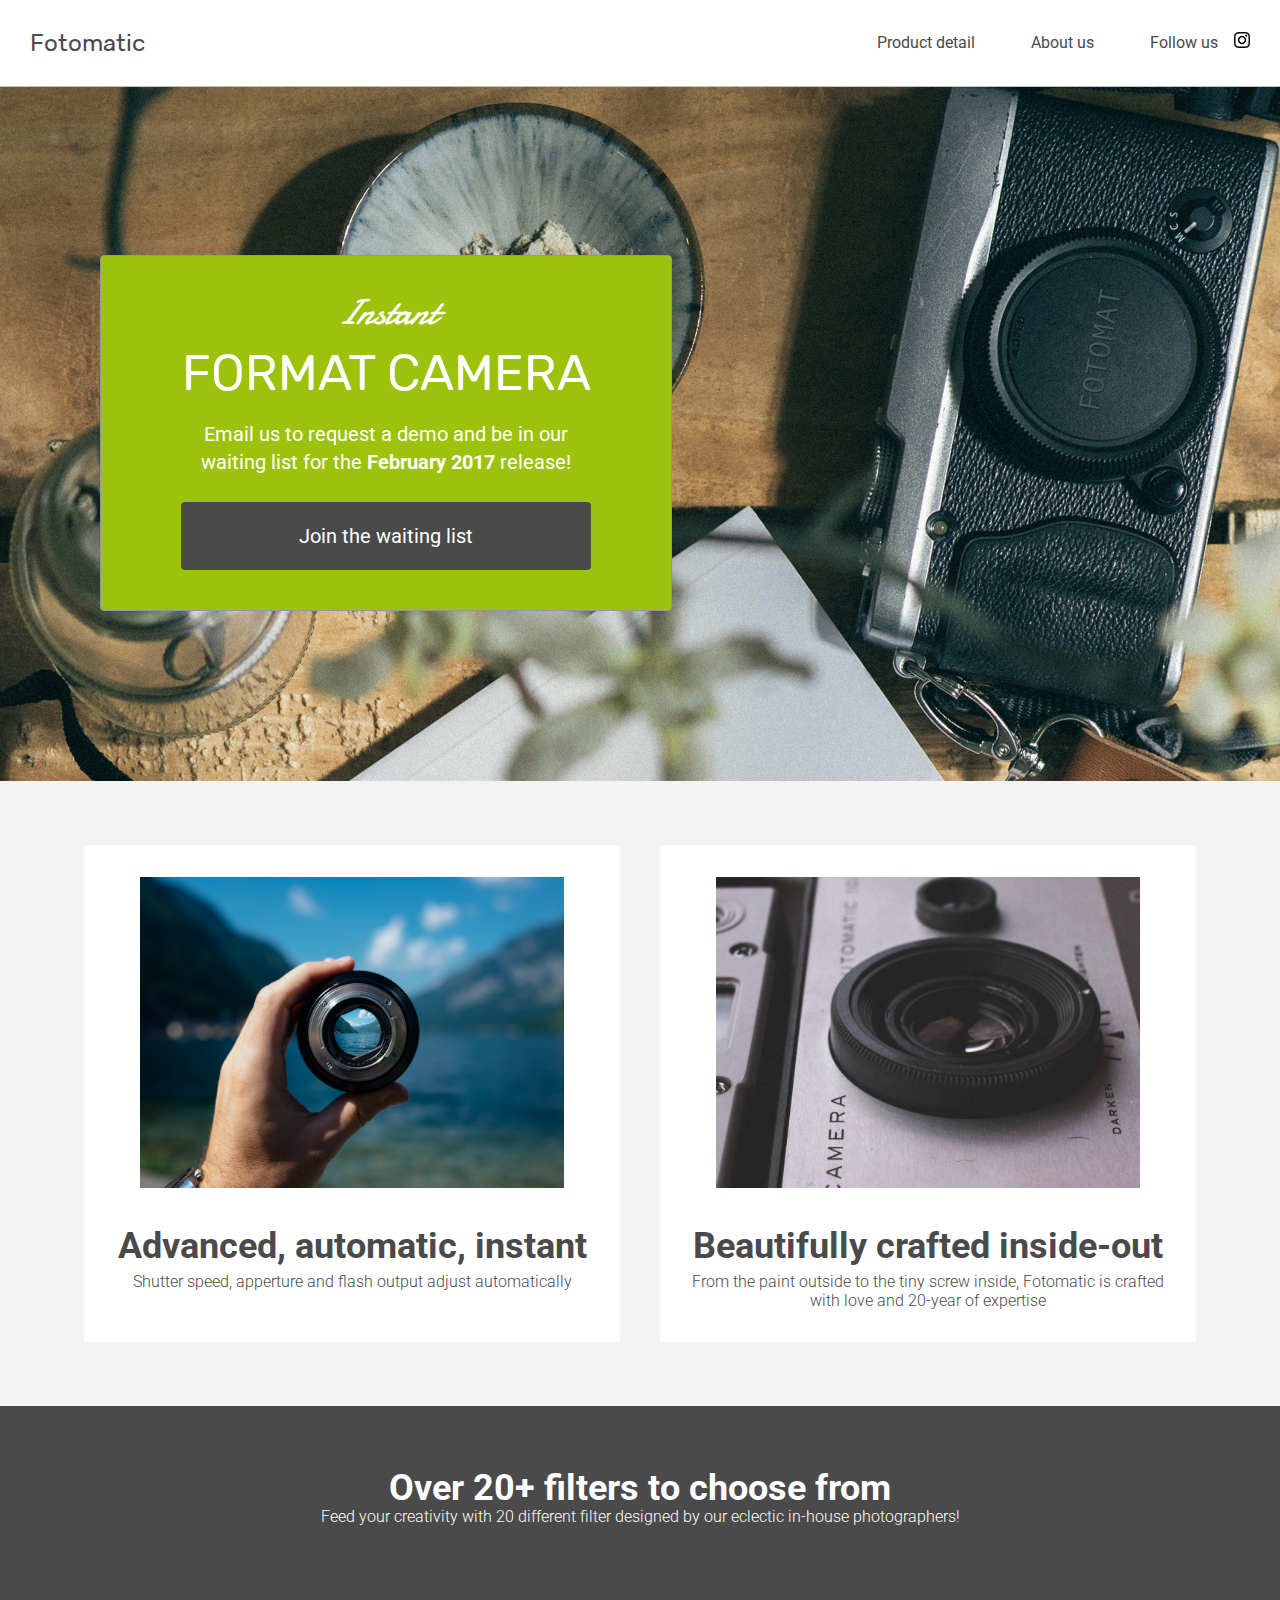
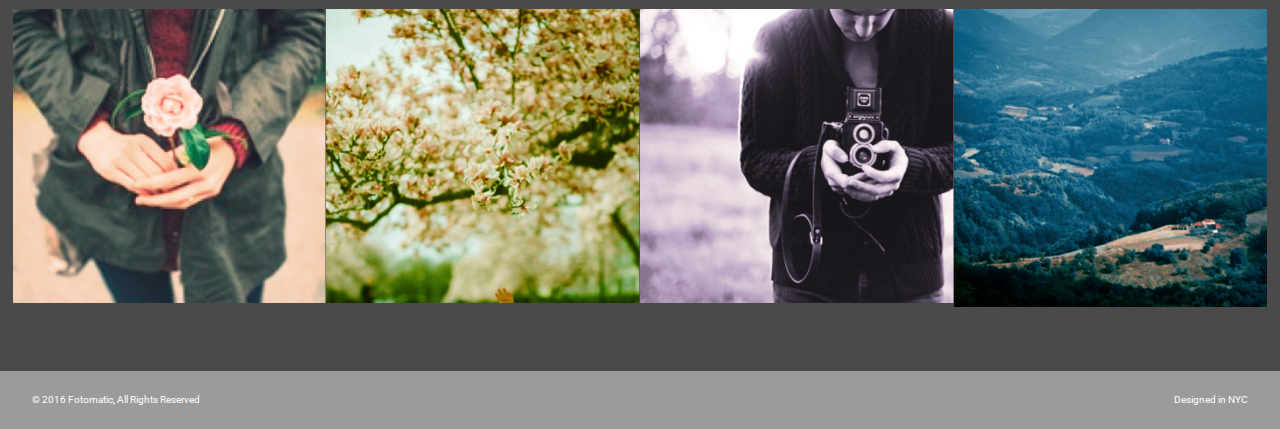
<file: fotomatic_task/index.html>
<!DOCTYPE html>
<html>
<head>
  <link href="https://fonts.googleapis.com/css?family=Damion" rel="stylesheet">
  <link href="https://fonts.googleapis.com/css?family=Rubik" rel="stylesheet">
  <link href="https://fonts.googleapis.com/css?family=Roboto:300,400,600,700" rel="stylesheet">
  <link rel="stylesheet" href="./resources/css/reset.css">
  <link rel="stylesheet" href="./resources/css/style.css" >
  <meta charset="UTF-8">
</head>
<body>
  <!-- Header -->
  <header>
    <div class="content">
      <a href="index.html" class="desktop logo">Fotomatic</a>
      <nav class="desktop">
        <ul>
          <li><a href="#">Product detail</a></li>
          <li><a href="#">About us</a></li>
          <li><a href="https://www.instagram.com/">Follow us <img class="icon" src="./resources/images/instagram.png"></a></li>
        </ul>
      </nav>
      <nav class="mobile">
        <ul>
          <li><a href="#"><img src="./resources/images/ic-logo.svg"></a></li>
          <li><a href="#"><img src="./resources/images/ic-product-detail.svg"></a></li>
          <li><a href="#"><img src="./resources/images/ic-about-us.svg"></a></li>
          <li><a href="#" class="button">Join us</a></li>
        </ul>
      </nav>
    </div>
  </header>

  <!-- Main Content -->
  <div class="main-content">

    <!-- Sign Up Section -->
    <div id="sign-up-section" class="banner">
      <div id="sign-up-cta">
        <div class="content center">
          <div class="header">
            <h2 class="cursive">Instant</h2>
            <h1 class="striking">FORMAT CAMERA</h1>
          </div>
          <div class="email">
            <span>
              Email us to request a demo and be in our waiting list for the <strong>February 2017</strong> release!
            </span>
            <div class="button">Join the waiting list</div>
          </div>
        </div>
      </div>
    </div>

    <!-- Features Section -->
    <div id="features-section">
      <div class="feature">
        <div class="center">
          <div class="image-container">
            <img src="./resources/images/feature-1.png" />
          </div>
          <div class="content">
            <h2>Advanced, automatic, instant</h2>
            <h3>Shutter speed, apperture and flash output adjust automatically</h3>
          </div>
        </div>
      </div>
      <div class="feature">
        <div class="center">
          <div class="image-container">
            <img src="./resources/images/feature-2.png" />
          </div>
          <div class="content">
            <h2>Beautifully crafted inside-out</h2>
            <h3>From the paint outside to the tiny screw inside, Fotomatic is crafted with love and 20-year of expertise</h3>
          </div>
        </div>
      </div>
    </div>

    <!-- Filters Section -->
    <div id="filters-section">
      <div class="content center">
        <h2>Over 20+ filters to choose from</h2>
        <h3>Feed your creativity with 20 different filter designed by our eclectic in-house photographers!</h3>
      </div>
      <div class="images-container">
        <div class="image-container">
          <img src="./resources/images/filter-1.png" />
        </div>
        <div class="image-container">
          <img src="./resources/images/filter-2.png" />
        </div>
        <div class="image-container">
          <img src="./resources/images/filter-3.png" />
        </div>
        <div class="image-container extra">
          <img src="./resources/images/filter-4.png" />
        </div>
      </div>
    </div>

    <!-- Quotes Section
    <div id="quotes-section">
      <div class="content center">
        <span class="quote">“It’s truly something that could create a brand new photography Renaissance”</span>
        <img class="quote-citation" src="./resources/images/photography-logo.png" />
      </div>
    </div>

    <!-- Footer -->
    <footer>
      <div class="content">
        <span class="copyright">© 2016  Fotomatic, All Rights Reserved</span>
        <span class="location">Designed in NYC</span>
      </div>
    </footer>

  </div>
</body>
</html>
</file>
<file: fotomatic_task/resources/css/style.css>
/* Universal Styles */
@font-face {
  font-family:"ace" ;
  src: url("../font/ace-records/Ace\ Records.ttf") format('truetype');
}
@font-face {
  font-family:"Roboto-bold" ;
  src: url("../font/roboto/Roboto-BlackItalic.ttf") format('truetype');
}

@font-face {
  font-family:"Roboto-regular" ;
  src: url("../font/roboto/Roboto-Regular.ttf") format('truetype');
}
@font-face {
  font-family:"Roboto-mono" ;
  src: url("../font/roboto-mono/RobotoMono-Regular.ttf") format('truetype');
}
@font-face {
  font-family:"Rubik" ;
  src: url("../font/rubik/Rubik-Regular.ttf") format('truetype');
}

html {
  font-family: "Roboto", sans-serif;
  font-size: 16px;
}
body{
  overflow-x: hidden;
  width:100%
}

.main-content {
  position: relative;
  top: 5.3125rem; /* To offset for fixed header. */
  
}

.center {
  text-align: center;
}

.button {
  border-radius: 4px;
  background-color: #4a4a4a;
  color: white;
}

.image-container {
  overflow: hidden;
}

.image-container img {
  display: block;
}

@media only screen and (max-width: 760px) {
  .main-content {
    top: 2.5625rem;
  }
}

/* Header */

header {
  position: fixed;
  width: 100%;
  border-bottom: solid 1px #c6c1c1;
  background-color: white;
  z-index: 1;
}

header .content {
  display: flex;
  align-items: center;
  padding: 1.875rem;
}

header .content .logo {
  flex: 1;
  color:#4a4a4a;
  font-size: 1.5rem;
  font-family: "Rubik", sans-serif  ;
}

header nav ul {
  display: flex;
}

nav li {
  padding-left: 3.5rem;
}

nav a {
  vertical-align: bottom;
  line-height: 1.6;
  font-size: 1rem;
  color: #4a4a4a;
}

header .icon {
  width: 1rem;
  padding-left: .75rem;
}

header .mobile {
  display: none;
}

@media only screen and (max-width: 760px) {
  header .desktop {
    display: none;
  }

  header .mobile {
    display: block;
    /* width: 100%; */
  }

  header .content {
    padding: .5rem 0;
  }

  header .mobile ul {
    display: flex;
    justify-content: space-around;
    align-items: center;
    width: 100%;
  }

  header .mobile li {
    padding: 0;
  }

  header .mobile .button {
    padding: .1875rem .5rem;
    background-color: #9dc20b;
    line-height: 1.6;
    color: white;
  }
}

/* Sign Up Section */

#sign-up-section {
  display: flex;
  justify-content: flex-start;
  align-items: flex-start;
  height: 43.5rem;
  background-image: url("../images/banner-landingpage.jpg");
  background-position: center;
  background-size: cover;
  background-repeat: no-repeat;
  width: 100%; 
}

#sign-up-cta {
  padding: 0 5rem 2.5rem 5rem;
  border: solid 1px #979797;
  border-radius: 4px;
  background-color: #9dc20b;
  margin: 10.6rem 0 10.6rem 6.25rem;
}

#sign-up-cta .content {
  width: 25.625rem;
  margin-top: 2rem;
  font-family: "Roboto", sans-serif;
  font-size: 1.25rem;
  line-height: 1.4;
  color: white;
}

#sign-up-cta h1 {
  font-size: 3.125rem;
}



#sign-up-cta span  {
  font-size: 1.25rem;
}
#sign-up-cta span strong {
  font-weight: bold;
}

#sign-up-cta .cursive {
  font-family: "Damion", cursive;
  font-style: italic;
  font-size: 2.25rem;
}

#sign-up-cta .striking {
  font-family: "Rubik", sans-serif;
  padding-bottom: .75rem;
  font-size: 3.125rem;
}

#sign-up-cta .button {
  margin-top: 1.625rem;
  padding: 1.25rem 7.25rem;
}

@media only screen and (max-width: 760px) {
  #sign-up-section {
    align-items: center;
    justify-content: center;
    height: 28rem;
  }

  #sign-up-cta {
    position: static;
    width: auto;
    height: auto;
    background-color: transparent;
    border: none;
  }

  #sign-up-cta .content {
    margin-top: 0;
  }

  #sign-up-cta .email {
    display: none;
  }

  #sign-up-cta h1 {
    font-size: 3.125rem;
  }

  #sign-up-cta h2 {
    font-size: 2.25rem;
  }
}

@media only screen and (max-width: 450px) {
  #sign-up-section {
    height: 20rem;
  }

  #sign-up-cta h1 {
    font-size: 2.25rem;
  }

  #sign-up-cta h2 {
    font-size: 2rem;
  }
}

/* Features Section */

#features-section {
  display: flex;
  justify-content: space-between;
  padding: 4rem 5%;
  background-color: #f3f3f3;
}

.feature {
  flex: 1;
  padding: 2rem;
  margin: 0px 1.25rem;
  background-color: white;
}

.feature .image-container {
  width: 90%;
  height: 65%;
  margin: 0 auto;
  margin-bottom: 2.5rem;
}
.feature .image-container img{
  width:100%;
  height: auto;
  display: block;
  margin: 0;
}
.feature h2 {
  padding-bottom: .5rem;
  font-size: 2.25rem;
  font-weight: bold;
  color: #4a4a4a;
}

.feature h3 {
  font-size: 1rem;
  line-height: 1.2;
  font-weight: 300;
  color: #4a4a4a;
}

@media only screen and (max-width: 890px) {
  .feature h2 {
    font-size: 1.125rem;
    line-height: 1.3;
    font-weight: normal;
  }

  .feature h3 {
    font-size: .875rem;
    line-height: 1.4;
  }
}

@media only screen and (max-width: 760px) {
  #features-section {
    flex-flow: column;
    padding: 0;
  }

  .feature {
    margin: 0;
    padding: 1.25rem 1rem 0 1rem;
  }
}

/* Filters Section */

#filters-section {
  padding: 4rem 0;
  background-color: #4a4a4a;
}

#filters-section .content {
  padding: 0 .625rem;
  margin-bottom: 5rem;
}

#filters-section .content h2 {
  font-size: 2.25rem;
  font-weight: bold;
  color: white;
}

#filters-section .content h3 {
  font-size: 1rem;
  line-height: 1.4;
  font-weight: 300;
  color: white;
}

#filters-section .images-container {
  max-width: 100%;
  padding: 0 1%;
  display: flex;

  
}
#filters-section .image-container {
  width: 100%;
}
#filters-section .image-container img {
  width: 100%;
  height: auto;
  display: block;
  margin: 0;
}

@media only screen and (max-width: 760px) {
  #filters-section {
    padding: 1.5rem 0 0 0;
  }

  #filters-section .content {
    margin-bottom: 1rem;
  }

  #filters-section .content h2 {
    padding-bottom: .625rem;
    font-size: 1.125rem;
    line-height: 1.3;
    font-weight: normal;
  }

  #filters-section .content h3 {
    font-size: .875rem;
    line-height: 1.4;
  }

  #filters-section .images-container {
    padding: 0;
    flex-direction: column;
  }

  #filters-section .extra {
    display: none;
  }
}

/* Quotes Section */

#quotes-section {
  background-color: #f3f3f3;
}

#quotes-section content {
  padding: 5rem 0;
}

#quotes-section quote {
  padding-right: 1.875rem;
  font-family: "Palatino", serif;
  font-size: 1.875rem;
  line-height: 1.1;
  font-style: italic;
  color: #4a4a4a;
}

#quotes-section quote-citation {
  height: 1.875rem;
}

@media only screen and (max-width: 760px) {
  #quotes-section content {
    padding: 1.875rem .625rem;
  }

  #quotes-section quote {
    font-size: 1.5rem;
    line-height: 1.4;
  }

  #quotes-section quote-citation {
    display: block;
    padding-top: 1rem;
    margin: auto;
  }
}

/* Footer */

footer {
  background-color: #9b9b9b;
  padding: 1.5rem 2rem;
}

footer .content {
  color: white;
  display: flex;
  font-size: .75rem;
}

footer .copyright {
  flex-grow: 1;
}

@media only screen and (min-width: 760px) {
  footer .content {
    font-size: .625rem;
  }
}
</file>
